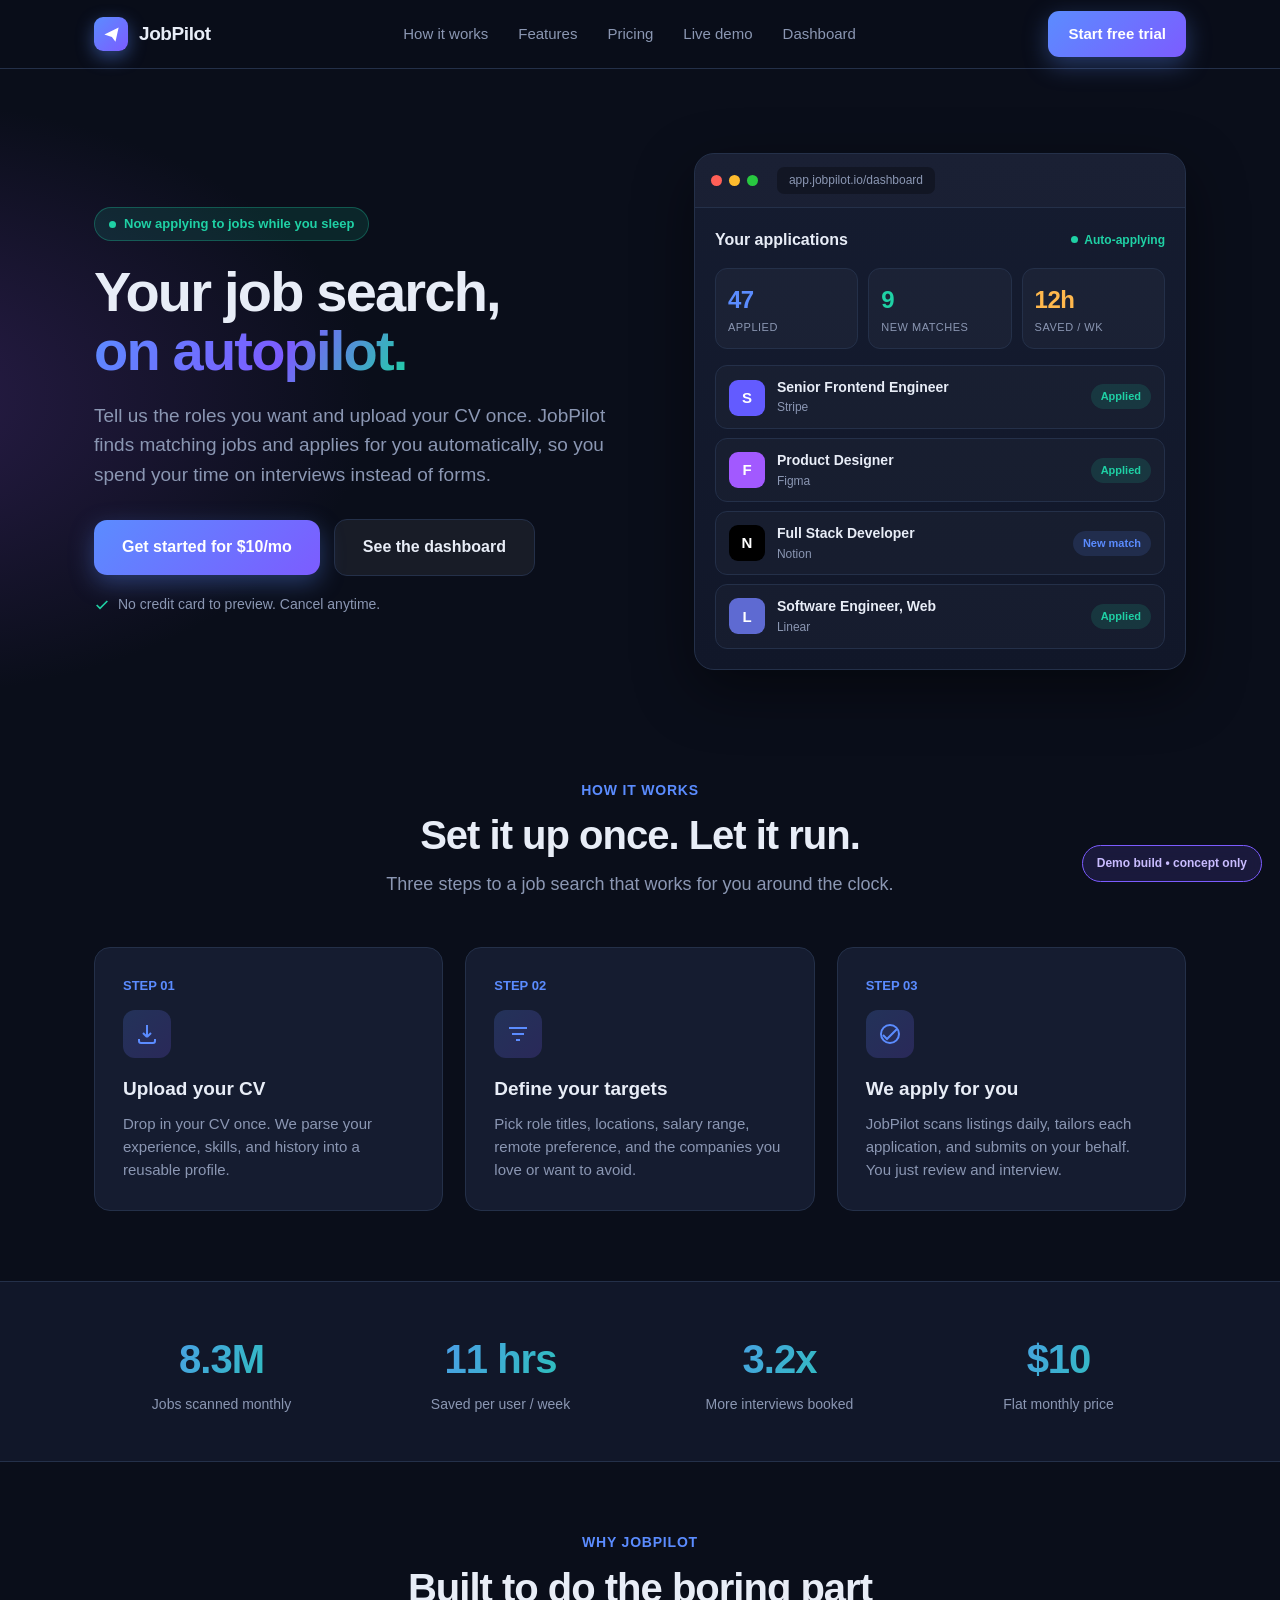
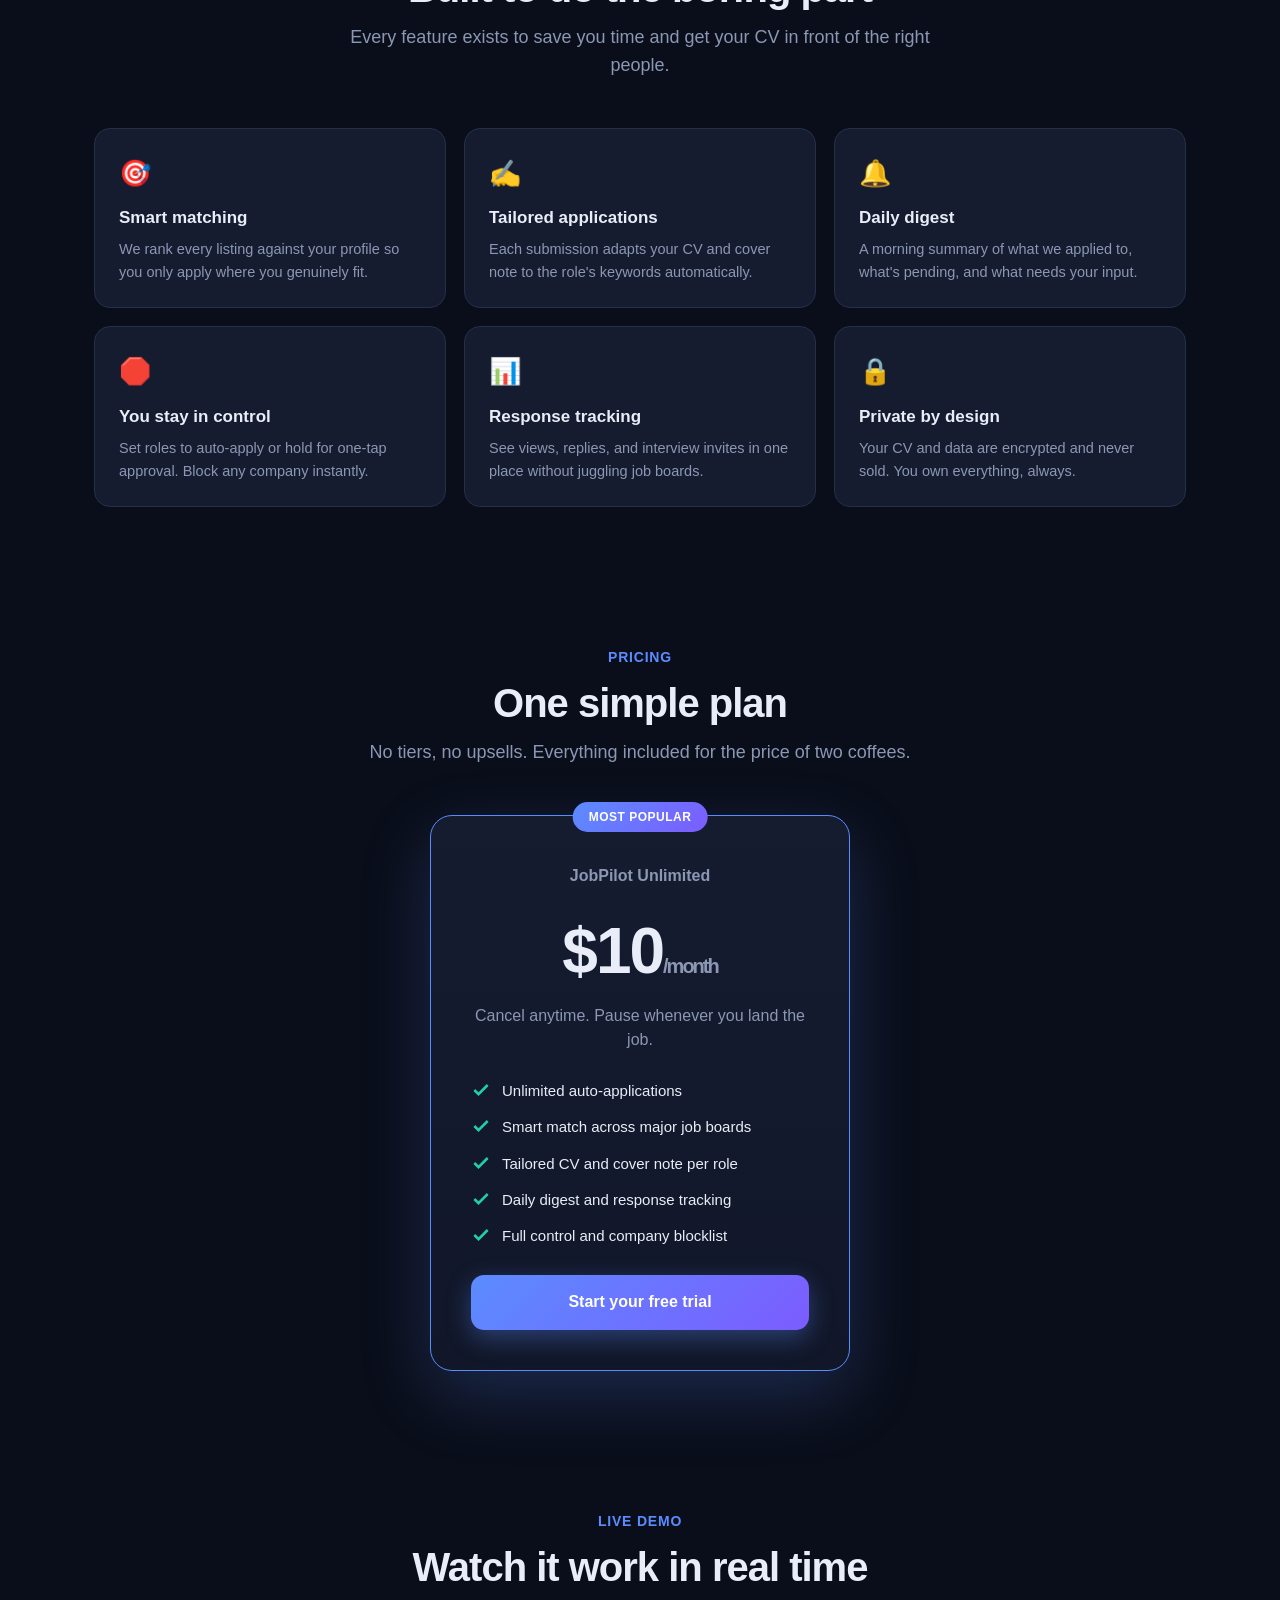
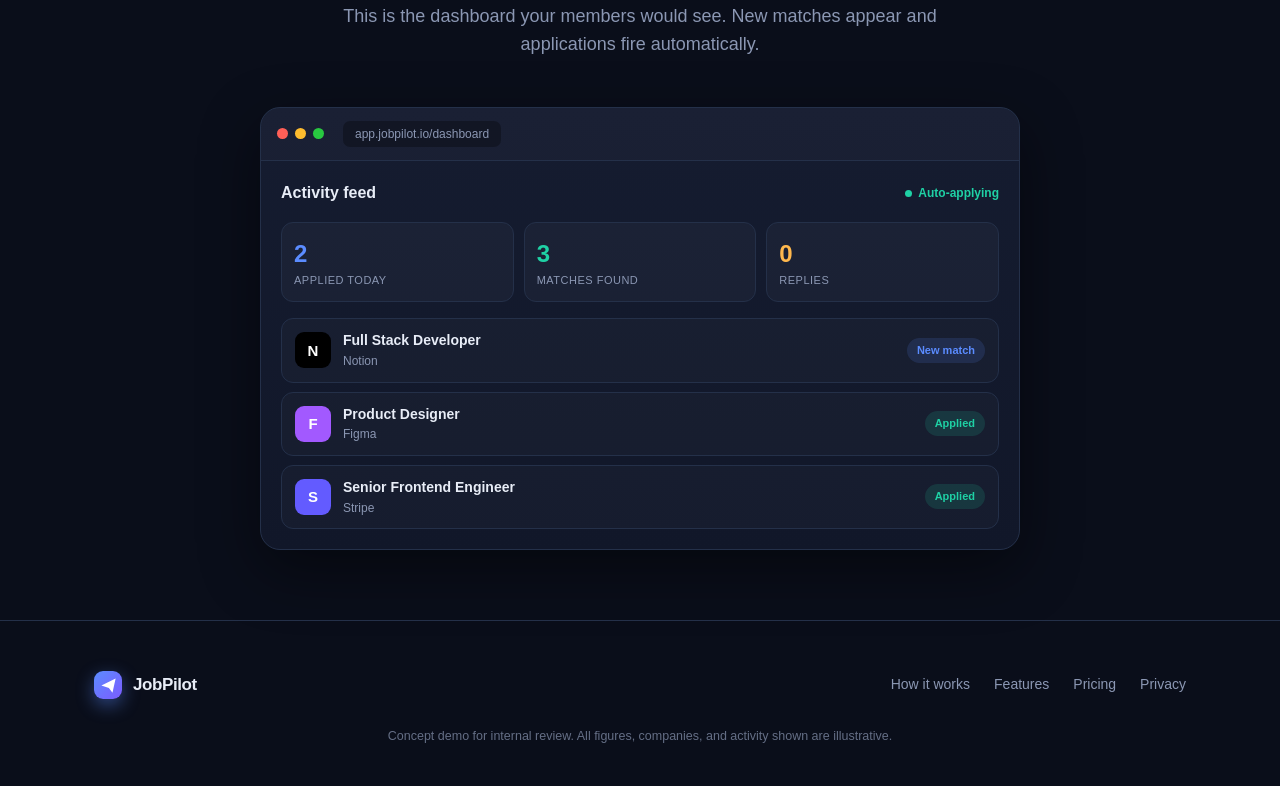
<file: index.html>
<!DOCTYPE html>
<html lang="en">
<head>
<meta charset="UTF-8" />
<meta name="viewport" content="width=device-width, initial-scale=1.0" />
<title>JobPilot — Your job search on autopilot</title>
<style>
  :root {
    --bg: #0a0e1a;
    --bg-soft: #111729;
    --card: #151c30;
    --card-hover: #1b2440;
    --line: #243049;
    --text: #e8edf7;
    --muted: #8b97b3;
    --brand: #5b8cff;
    --brand-2: #7c5cff;
    --accent: #1fd1a5;
    --warn: #ffb84d;
    --radius: 16px;
    --shadow: 0 20px 60px rgba(0,0,0,.45);
    --maxw: 1140px;
    font-synthesis: none;
  }

  * { box-sizing: border-box; margin: 0; padding: 0; }

  html { scroll-behavior: smooth; }

  body {
    font-family: -apple-system, BlinkMacSystemFont, "Segoe UI", Inter, Roboto, Helvetica, Arial, sans-serif;
    background: radial-gradient(1200px 700px at 80% -10%, #1a2547 0%, transparent 55%),
                radial-gradient(1000px 600px at -10% 10%, #2a1d4a 0%, transparent 50%),
                var(--bg);
    color: var(--text);
    line-height: 1.55;
    -webkit-font-smoothing: antialiased;
    overflow-x: hidden;
  }

  a { color: inherit; text-decoration: none; }

  .wrap { max-width: var(--maxw); margin: 0 auto; padding: 0 24px; }

  /* ---------- NAV ---------- */
  header {
    position: sticky; top: 0; z-index: 50;
    backdrop-filter: blur(14px);
    background: rgba(10,14,26,.72);
    border-bottom: 1px solid var(--line);
  }
  .nav {
    display: flex; align-items: center; justify-content: space-between;
    height: 68px;
  }
  .brand { display: flex; align-items: center; gap: 11px; font-weight: 700; font-size: 19px; letter-spacing: -.4px; }
  .logo {
    width: 34px; height: 34px; border-radius: 9px;
    background: linear-gradient(135deg, var(--brand), var(--brand-2));
    display: grid; place-items: center;
    box-shadow: 0 6px 18px rgba(91,140,255,.45);
  }
  .logo svg { width: 19px; height: 19px; }
  .nav-links { display: flex; gap: 30px; align-items: center; }
  .nav-links a { color: var(--muted); font-size: 15px; font-weight: 500; transition: color .2s; }
  .nav-links a:hover { color: var(--text); }

  .btn {
    display: inline-flex; align-items: center; gap: 8px;
    font: inherit; font-weight: 600; font-size: 15px;
    padding: 11px 20px; border-radius: 11px; border: 0; cursor: pointer;
    transition: transform .15s ease, box-shadow .2s ease, background .2s;
  }
  .btn-primary {
    background: linear-gradient(135deg, var(--brand), var(--brand-2));
    color: #fff; box-shadow: 0 8px 24px rgba(91,140,255,.35);
  }
  .btn-primary:hover { transform: translateY(-2px); box-shadow: 0 12px 30px rgba(91,140,255,.5); }
  .btn-ghost { background: rgba(255,255,255,.06); color: var(--text); border: 1px solid var(--line); }
  .btn-ghost:hover { background: rgba(255,255,255,.11); }
  .btn-lg { padding: 15px 28px; font-size: 16px; border-radius: 13px; }

  /* ---------- HERO ---------- */
  .hero { padding: 84px 0 40px; }
  .hero-grid { display: grid; grid-template-columns: 1.05fr .95fr; gap: 56px; align-items: center; }
  .pill {
    display: inline-flex; align-items: center; gap: 8px;
    background: rgba(31,209,165,.12); color: var(--accent);
    border: 1px solid rgba(31,209,165,.3);
    padding: 6px 14px; border-radius: 999px; font-size: 13px; font-weight: 600;
    margin-bottom: 22px;
  }
  .pill .dot { width: 7px; height: 7px; border-radius: 50%; background: var(--accent); box-shadow: 0 0 0 0 rgba(31,209,165,.6); animation: pulse 2s infinite; }
  @keyframes pulse { 0%{box-shadow:0 0 0 0 rgba(31,209,165,.55)} 70%{box-shadow:0 0 0 9px rgba(31,209,165,0)} 100%{box-shadow:0 0 0 0 rgba(31,209,165,0)} }

  h1 {
    font-size: 56px; line-height: 1.05; letter-spacing: -1.8px; font-weight: 800;
    margin-bottom: 20px;
  }
  h1 .grad { background: linear-gradient(120deg, var(--brand), var(--brand-2) 60%, var(--accent)); -webkit-background-clip: text; background-clip: text; color: transparent; }
  .lede { font-size: 19px; color: var(--muted); max-width: 520px; margin-bottom: 30px; }
  .hero-cta { display: flex; gap: 14px; align-items: center; flex-wrap: wrap; }
  .hero-note { margin-top: 18px; font-size: 14px; color: var(--muted); display: flex; align-items: center; gap: 8px; }
  .hero-note svg { width: 16px; height: 16px; color: var(--accent); }

  /* ---------- DASHBOARD MOCK ---------- */
  .mock {
    background: linear-gradient(180deg, var(--card), var(--bg-soft));
    border: 1px solid var(--line);
    border-radius: 20px;
    box-shadow: var(--shadow);
    overflow: hidden;
  }
  .mock-bar { display: flex; align-items: center; gap: 7px; padding: 13px 16px; border-bottom: 1px solid var(--line); background: rgba(255,255,255,.02); }
  .mock-bar .d { width: 11px; height: 11px; border-radius: 50%; }
  .mock-bar .d.r { background: #ff5f57; } .mock-bar .d.y { background: #febc2e; } .mock-bar .d.g { background: #28c840; }
  .mock-bar .url { margin-left: 12px; font-size: 12px; color: var(--muted); background: rgba(0,0,0,.3); padding: 4px 12px; border-radius: 7px; }
  .mock-body { padding: 20px; }
  .mock-head { display: flex; justify-content: space-between; align-items: center; margin-bottom: 16px; }
  .mock-head h3 { font-size: 16px; }
  .mock-head .live { font-size: 12px; color: var(--accent); display: flex; align-items: center; gap: 6px; font-weight: 600; }
  .mock-head .live .dot { width: 7px; height: 7px; border-radius: 50%; background: var(--accent); animation: pulse 2s infinite; }

  .stat-row { display: grid; grid-template-columns: repeat(3,1fr); gap: 10px; margin-bottom: 16px; }
  .stat { background: rgba(255,255,255,.03); border: 1px solid var(--line); border-radius: 12px; padding: 12px; }
  .stat .n { font-size: 24px; font-weight: 800; letter-spacing: -.5px; }
  .stat .l { font-size: 11px; color: var(--muted); text-transform: uppercase; letter-spacing: .5px; }
  .stat .n.b { color: var(--brand); } .stat .n.a { color: var(--accent); } .stat .n.w { color: var(--warn); }

  .feed { display: flex; flex-direction: column; gap: 9px; }
  .job {
    display: flex; align-items: center; gap: 12px;
    background: rgba(255,255,255,.025); border: 1px solid var(--line);
    border-radius: 12px; padding: 11px 13px;
    opacity: 0; transform: translateY(8px);
    animation: rise .5s forwards;
  }
  @keyframes rise { to { opacity: 1; transform: none; } }
  .job .ico { width: 36px; height: 36px; border-radius: 9px; flex: none; display: grid; place-items: center; font-weight: 700; font-size: 15px; color: #fff; }
  .job .meta { flex: 1; min-width: 0; }
  .job .meta .t { font-size: 14px; font-weight: 600; white-space: nowrap; overflow: hidden; text-overflow: ellipsis; }
  .job .meta .c { font-size: 12px; color: var(--muted); }
  .tag { font-size: 11px; font-weight: 600; padding: 4px 10px; border-radius: 999px; white-space: nowrap; }
  .tag.applied { background: rgba(31,209,165,.14); color: var(--accent); }
  .tag.match { background: rgba(91,140,255,.14); color: var(--brand); }
  .tag.review { background: rgba(255,184,77,.14); color: var(--warn); }

  /* ---------- SECTIONS ---------- */
  section { padding: 70px 0; }
  .sec-head { text-align: center; max-width: 640px; margin: 0 auto 48px; }
  .sec-head .kicker { color: var(--brand); font-weight: 700; font-size: 14px; letter-spacing: .8px; text-transform: uppercase; margin-bottom: 12px; }
  .sec-head h2 { font-size: 40px; letter-spacing: -1px; line-height: 1.1; margin-bottom: 14px; }
  .sec-head p { color: var(--muted); font-size: 18px; }

  /* steps */
  .steps { display: grid; grid-template-columns: repeat(3,1fr); gap: 22px; }
  .step { background: var(--card); border: 1px solid var(--line); border-radius: var(--radius); padding: 28px; position: relative; transition: transform .2s, border-color .2s; }
  .step:hover { transform: translateY(-4px); border-color: var(--brand); }
  .step .num { font-size: 13px; font-weight: 800; color: var(--brand); margin-bottom: 14px; }
  .step .ic { width: 48px; height: 48px; border-radius: 12px; background: linear-gradient(135deg, rgba(91,140,255,.2), rgba(124,92,255,.2)); display: grid; place-items: center; margin-bottom: 16px; }
  .step .ic svg { width: 24px; height: 24px; color: var(--brand); }
  .step h3 { font-size: 19px; margin-bottom: 8px; }
  .step p { color: var(--muted); font-size: 15px; }

  /* features */
  .feat-grid { display: grid; grid-template-columns: repeat(3,1fr); gap: 18px; }
  .feat { background: var(--card); border: 1px solid var(--line); border-radius: var(--radius); padding: 24px; transition: background .2s; }
  .feat:hover { background: var(--card-hover); }
  .feat .ic { font-size: 26px; margin-bottom: 12px; }
  .feat h3 { font-size: 17px; margin-bottom: 7px; }
  .feat p { color: var(--muted); font-size: 14.5px; }

  /* pricing */
  .price-wrap { display: flex; justify-content: center; }
  .price {
    background: linear-gradient(180deg, var(--card), var(--bg-soft));
    border: 1px solid var(--brand); border-radius: 22px;
    padding: 40px; max-width: 420px; width: 100%; text-align: center;
    box-shadow: 0 24px 70px rgba(91,140,255,.22);
    position: relative;
  }
  .price .ribbon { position: absolute; top: -14px; left: 50%; transform: translateX(-50%); background: linear-gradient(135deg,var(--brand),var(--brand-2)); color:#fff; font-size: 12px; font-weight: 700; padding: 6px 16px; border-radius: 999px; letter-spacing:.5px; }
  .price .amt { font-size: 64px; font-weight: 800; letter-spacing: -2px; margin: 14px 0 2px; }
  .price .amt span { font-size: 20px; color: var(--muted); font-weight: 600; }
  .price .sub { color: var(--muted); margin-bottom: 26px; }
  .price ul { list-style: none; text-align: left; margin-bottom: 28px; display: flex; flex-direction: column; gap: 13px; }
  .price li { display: flex; gap: 11px; align-items: flex-start; font-size: 15px; }
  .price li svg { width: 20px; height: 20px; color: var(--accent); flex: none; margin-top: 1px; }
  .price .btn { width: 100%; justify-content: center; }

  /* trust band */
  .band { background: var(--bg-soft); border-top: 1px solid var(--line); border-bottom: 1px solid var(--line); }
  .band-grid { display: grid; grid-template-columns: repeat(4,1fr); gap: 24px; text-align: center; }
  .band-grid .n { font-size: 40px; font-weight: 800; letter-spacing: -1px; background: linear-gradient(120deg,var(--brand),var(--accent)); -webkit-background-clip:text; background-clip:text; color:transparent; }
  .band-grid .l { color: var(--muted); font-size: 14px; margin-top: 4px; }

  /* footer */
  footer { padding: 50px 0 40px; border-top: 1px solid var(--line); }
  .foot { display: flex; justify-content: space-between; align-items: center; flex-wrap: wrap; gap: 18px; }
  .foot .muted { color: var(--muted); font-size: 14px; }
  .foot-links { display: flex; gap: 24px; }
  .foot-links a { color: var(--muted); font-size: 14px; }
  .foot-links a:hover { color: var(--text); }
  .disclaimer { text-align: center; color: var(--muted); font-size: 12.5px; margin-top: 28px; opacity: .7; }

  /* demo banner */
  .demo-tag { position: fixed; bottom: 18px; right: 18px; z-index: 99; background: rgba(124,92,255,.15); border: 1px solid var(--brand-2); color: #c9bcff; font-size: 12px; font-weight: 600; padding: 8px 14px; border-radius: 999px; backdrop-filter: blur(8px); }

  @media (max-width: 900px) {
    .hero-grid { grid-template-columns: 1fr; gap: 40px; }
    h1 { font-size: 42px; }
    .steps, .feat-grid, .band-grid { grid-template-columns: 1fr 1fr; }
    .nav-links { display: none; }
  }
  @media (max-width: 560px) {
    .steps, .feat-grid, .band-grid { grid-template-columns: 1fr; }
    h1 { font-size: 34px; }
    .sec-head h2 { font-size: 30px; }
  }
</style>
</head>
<body>

<header>
  <div class="wrap nav">
    <div class="brand">
      <span class="logo">
        <svg viewBox="0 0 24 24" fill="none"><path d="M3 12L21 3l-4 18-4.5-6L3 12z" fill="#fff"/></svg>
      </span>
      JobPilot
    </div>
    <nav class="nav-links">
      <a href="#how">How it works</a>
      <a href="#features">Features</a>
      <a href="#pricing">Pricing</a>
      <a href="#dashboard">Live demo</a>
      <a href="dashboard.html">Dashboard</a>
    </nav>
    <a href="setup.html" class="btn btn-primary">Start free trial</a>
  </div>
</header>

<!-- HERO -->
<section class="hero">
  <div class="wrap hero-grid">
    <div>
      <span class="pill"><span class="dot"></span> Now applying to jobs while you sleep</span>
      <h1>Your job search,<br><span class="grad">on autopilot.</span></h1>
      <p class="lede">Tell us the roles you want and upload your CV once. JobPilot finds matching jobs and applies for you automatically, so you spend your time on interviews instead of forms.</p>
      <div class="hero-cta">
        <a href="setup.html" class="btn btn-primary btn-lg">Get started for $10/mo</a>
        <a href="dashboard.html" class="btn btn-ghost btn-lg">See the dashboard</a>
      </div>
      <div class="hero-note">
        <svg viewBox="0 0 24 24" fill="none" stroke="currentColor" stroke-width="2.5"><path d="M20 6L9 17l-5-5"/></svg>
        No credit card to preview. Cancel anytime.
      </div>
    </div>

    <!-- live dashboard mock -->
    <div class="mock" id="hero-mock">
      <div class="mock-bar">
        <span class="d r"></span><span class="d y"></span><span class="d g"></span>
        <span class="url">app.jobpilot.io/dashboard</span>
      </div>
      <div class="mock-body">
        <div class="mock-head">
          <h3>Your applications</h3>
          <span class="live"><span class="dot"></span> Auto-applying</span>
        </div>
        <div class="stat-row">
          <div class="stat"><div class="n b" id="s-applied">0</div><div class="l">Applied</div></div>
          <div class="stat"><div class="n a" id="s-matches">0</div><div class="l">New matches</div></div>
          <div class="stat"><div class="n w">12h</div><div class="l">Saved / wk</div></div>
        </div>
        <div class="feed" id="feed"></div>
      </div>
    </div>
  </div>
</section>

<!-- HOW IT WORKS -->
<section id="how">
  <div class="wrap">
    <div class="sec-head">
      <div class="kicker">How it works</div>
      <h2>Set it up once. Let it run.</h2>
      <p>Three steps to a job search that works for you around the clock.</p>
    </div>
    <div class="steps">
      <div class="step">
        <div class="num">STEP 01</div>
        <div class="ic"><svg viewBox="0 0 24 24" fill="none" stroke="currentColor" stroke-width="2"><path d="M12 3v12m0 0l-4-4m4 4l4-4M4 17v2a2 2 0 002 2h12a2 2 0 002-2v-2"/></svg></div>
        <h3>Upload your CV</h3>
        <p>Drop in your CV once. We parse your experience, skills, and history into a reusable profile.</p>
      </div>
      <div class="step">
        <div class="num">STEP 02</div>
        <div class="ic"><svg viewBox="0 0 24 24" fill="none" stroke="currentColor" stroke-width="2"><path d="M3 6h18M6 12h12M10 18h4"/></svg></div>
        <h3>Define your targets</h3>
        <p>Pick role titles, locations, salary range, remote preference, and the companies you love or want to avoid.</p>
      </div>
      <div class="step">
        <div class="num">STEP 03</div>
        <div class="ic"><svg viewBox="0 0 24 24" fill="none" stroke="currentColor" stroke-width="2"><path d="M5 13l4 4L19 7"/><circle cx="12" cy="12" r="9"/></svg></div>
        <h3>We apply for you</h3>
        <p>JobPilot scans listings daily, tailors each application, and submits on your behalf. You just review and interview.</p>
      </div>
    </div>
  </div>
</section>

<!-- TRUST BAND -->
<div class="band">
  <div class="wrap" style="padding-top:46px;padding-bottom:46px;">
    <div class="band-grid">
      <div><div class="n">8.3M</div><div class="l">Jobs scanned monthly</div></div>
      <div><div class="n">11 hrs</div><div class="l">Saved per user / week</div></div>
      <div><div class="n">3.2x</div><div class="l">More interviews booked</div></div>
      <div><div class="n">$10</div><div class="l">Flat monthly price</div></div>
    </div>
  </div>
</div>

<!-- FEATURES -->
<section id="features">
  <div class="wrap">
    <div class="sec-head">
      <div class="kicker">Why JobPilot</div>
      <h2>Built to do the boring part</h2>
      <p>Every feature exists to save you time and get your CV in front of the right people.</p>
    </div>
    <div class="feat-grid">
      <div class="feat"><div class="ic">🎯</div><h3>Smart matching</h3><p>We rank every listing against your profile so you only apply where you genuinely fit.</p></div>
      <div class="feat"><div class="ic">✍️</div><h3>Tailored applications</h3><p>Each submission adapts your CV and cover note to the role's keywords automatically.</p></div>
      <div class="feat"><div class="ic">🔔</div><h3>Daily digest</h3><p>A morning summary of what we applied to, what's pending, and what needs your input.</p></div>
      <div class="feat"><div class="ic">🛑</div><h3>You stay in control</h3><p>Set roles to auto-apply or hold for one-tap approval. Block any company instantly.</p></div>
      <div class="feat"><div class="ic">📊</div><h3>Response tracking</h3><p>See views, replies, and interview invites in one place without juggling job boards.</p></div>
      <div class="feat"><div class="ic">🔒</div><h3>Private by design</h3><p>Your CV and data are encrypted and never sold. You own everything, always.</p></div>
    </div>
  </div>
</section>

<!-- PRICING -->
<section id="pricing">
  <div class="wrap">
    <div class="sec-head">
      <div class="kicker">Pricing</div>
      <h2>One simple plan</h2>
      <p>No tiers, no upsells. Everything included for the price of two coffees.</p>
    </div>
    <div class="price-wrap">
      <div class="price">
        <div class="ribbon">MOST POPULAR</div>
        <div style="color:var(--muted);font-weight:600;margin-top:8px;">JobPilot Unlimited</div>
        <div class="amt">$10<span>/month</span></div>
        <div class="sub">Cancel anytime. Pause whenever you land the job.</div>
        <ul>
          <li><svg viewBox="0 0 24 24" fill="none" stroke="currentColor" stroke-width="3"><path d="M20 6L9 17l-5-5"/></svg> Unlimited auto-applications</li>
          <li><svg viewBox="0 0 24 24" fill="none" stroke="currentColor" stroke-width="3"><path d="M20 6L9 17l-5-5"/></svg> Smart match across major job boards</li>
          <li><svg viewBox="0 0 24 24" fill="none" stroke="currentColor" stroke-width="3"><path d="M20 6L9 17l-5-5"/></svg> Tailored CV and cover note per role</li>
          <li><svg viewBox="0 0 24 24" fill="none" stroke="currentColor" stroke-width="3"><path d="M20 6L9 17l-5-5"/></svg> Daily digest and response tracking</li>
          <li><svg viewBox="0 0 24 24" fill="none" stroke="currentColor" stroke-width="3"><path d="M20 6L9 17l-5-5"/></svg> Full control and company blocklist</li>
        </ul>
        <a href="setup.html" class="btn btn-primary btn-lg">Start your free trial</a>
      </div>
    </div>
  </div>
</section>

<!-- LIVE DEMO -->
<section id="dashboard">
  <div class="wrap">
    <div class="sec-head">
      <div class="kicker">Live demo</div>
      <h2>Watch it work in real time</h2>
      <p>This is the dashboard your members would see. New matches appear and applications fire automatically.</p>
    </div>
    <div class="mock" style="max-width:760px;margin:0 auto;">
      <div class="mock-bar">
        <span class="d r"></span><span class="d y"></span><span class="d g"></span>
        <span class="url">app.jobpilot.io/dashboard</span>
      </div>
      <div class="mock-body">
        <div class="mock-head">
          <h3>Activity feed</h3>
          <span class="live"><span class="dot"></span> Auto-applying</span>
        </div>
        <div class="stat-row">
          <div class="stat"><div class="n b" id="s-applied2">0</div><div class="l">Applied today</div></div>
          <div class="stat"><div class="n a" id="s-matches2">0</div><div class="l">Matches found</div></div>
          <div class="stat"><div class="n w" id="s-replies2">0</div><div class="l">Replies</div></div>
        </div>
        <div class="feed" id="feed2"></div>
      </div>
    </div>
  </div>
</section>

<footer>
  <div class="wrap">
    <div class="foot">
      <div class="brand" style="font-size:17px;">
        <span class="logo" style="width:28px;height:28px;"><svg viewBox="0 0 24 24" fill="none"><path d="M3 12L21 3l-4 18-4.5-6L3 12z" fill="#fff"/></svg></span>
        JobPilot
      </div>
      <div class="foot-links">
        <a href="#how">How it works</a>
        <a href="#features">Features</a>
        <a href="#pricing">Pricing</a>
        <a href="#">Privacy</a>
      </div>
    </div>
    <div class="disclaimer">Concept demo for internal review. All figures, companies, and activity shown are illustrative.</div>
  </div>
</footer>

<div class="demo-tag">Demo build • concept only</div>

<script>
  // Sample job data for the live feeds
  const companies = [
    { c: "Stripe", t: "Senior Frontend Engineer", color: "#635bff", tag: "applied" },
    { c: "Figma", t: "Product Designer", color: "#a259ff", tag: "applied" },
    { c: "Notion", t: "Full Stack Developer", color: "#000", tag: "match" },
    { c: "Linear", t: "Software Engineer, Web", color: "#5e6ad2", tag: "applied" },
    { c: "Vercel", t: "Developer Advocate", color: "#111", tag: "review" },
    { c: "Airbnb", t: "Staff Engineer", color: "#ff385c", tag: "match" },
    { c: "Spotify", t: "Backend Engineer", color: "#1db954", tag: "applied" },
    { c: "Canva", t: "Frontend Engineer", color: "#00c4cc", tag: "applied" },
    { c: "Datadog", t: "Platform Engineer", color: "#632ca6", tag: "match" },
    { c: "Atlassian", t: "Senior Product Engineer", color: "#2684ff", tag: "applied" }
  ];

  const tagLabel = { applied: "Applied", match: "New match", review: "Awaiting review" };

  function makeJob(j) {
    const el = document.createElement("div");
    el.className = "job";
    el.innerHTML = `
      <div class="ico" style="background:${j.color}">${j.c[0]}</div>
      <div class="meta">
        <div class="t">${j.t}</div>
        <div class="c">${j.c}</div>
      </div>
      <span class="tag ${j.tag}">${tagLabel[j.tag]}</span>`;
    return el;
  }

  // animated counter
  function countTo(el, target, dur = 1200) {
    if (!el) return;
    const start = performance.now();
    function tick(now) {
      const p = Math.min((now - start) / dur, 1);
      el.textContent = Math.round(p * target);
      if (p < 1) requestAnimationFrame(tick);
    }
    requestAnimationFrame(tick);
  }

  // Hero feed: show first few, animate stats
  function initFeed(feedId, items, delay) {
    const feed = document.getElementById(feedId);
    if (!feed) return;
    items.forEach((j, i) => {
      const el = makeJob(j);
      el.style.animationDelay = (delay + i * 0.12) + "s";
      feed.appendChild(el);
    });
  }

  initFeed("feed", companies.slice(0, 4), 0.2);

  countTo(document.getElementById("s-applied"), 47);
  countTo(document.getElementById("s-matches"), 9);

  // Live demo section: rolling feed that adds new jobs over time
  let liveIdx = 0;
  let appliedCount = 0;
  const feed2 = document.getElementById("feed2");
  const appliedEl = document.getElementById("s-applied2");
  const matchEl = document.getElementById("s-matches2");
  const replyEl = document.getElementById("s-replies2");

  function addLiveJob() {
    if (!feed2) return;
    const j = companies[liveIdx % companies.length];
    liveIdx++;
    const el = makeJob(j);
    feed2.insertBefore(el, feed2.firstChild);
    // keep list trimmed
    while (feed2.children.length > 5) feed2.removeChild(feed2.lastChild);
    if (j.tag === "applied") {
      appliedCount++;
      if (appliedEl) appliedEl.textContent = appliedCount;
    }
    if (matchEl) matchEl.textContent = liveIdx;
    if (replyEl) replyEl.textContent = Math.floor(liveIdx / 4);
  }

  // Start the live feed when scrolled into view
  let started = false;
  const obs = new IntersectionObserver((entries) => {
    entries.forEach(e => {
      if (e.isIntersecting && !started) {
        started = true;
        addLiveJob(); addLiveJob(); addLiveJob();
        setInterval(addLiveJob, 2600);
      }
    });
  }, { threshold: 0.3 });
  const dash = document.getElementById("dashboard");
  if (dash) obs.observe(dash);
</script>
</body>
</html>
</file>
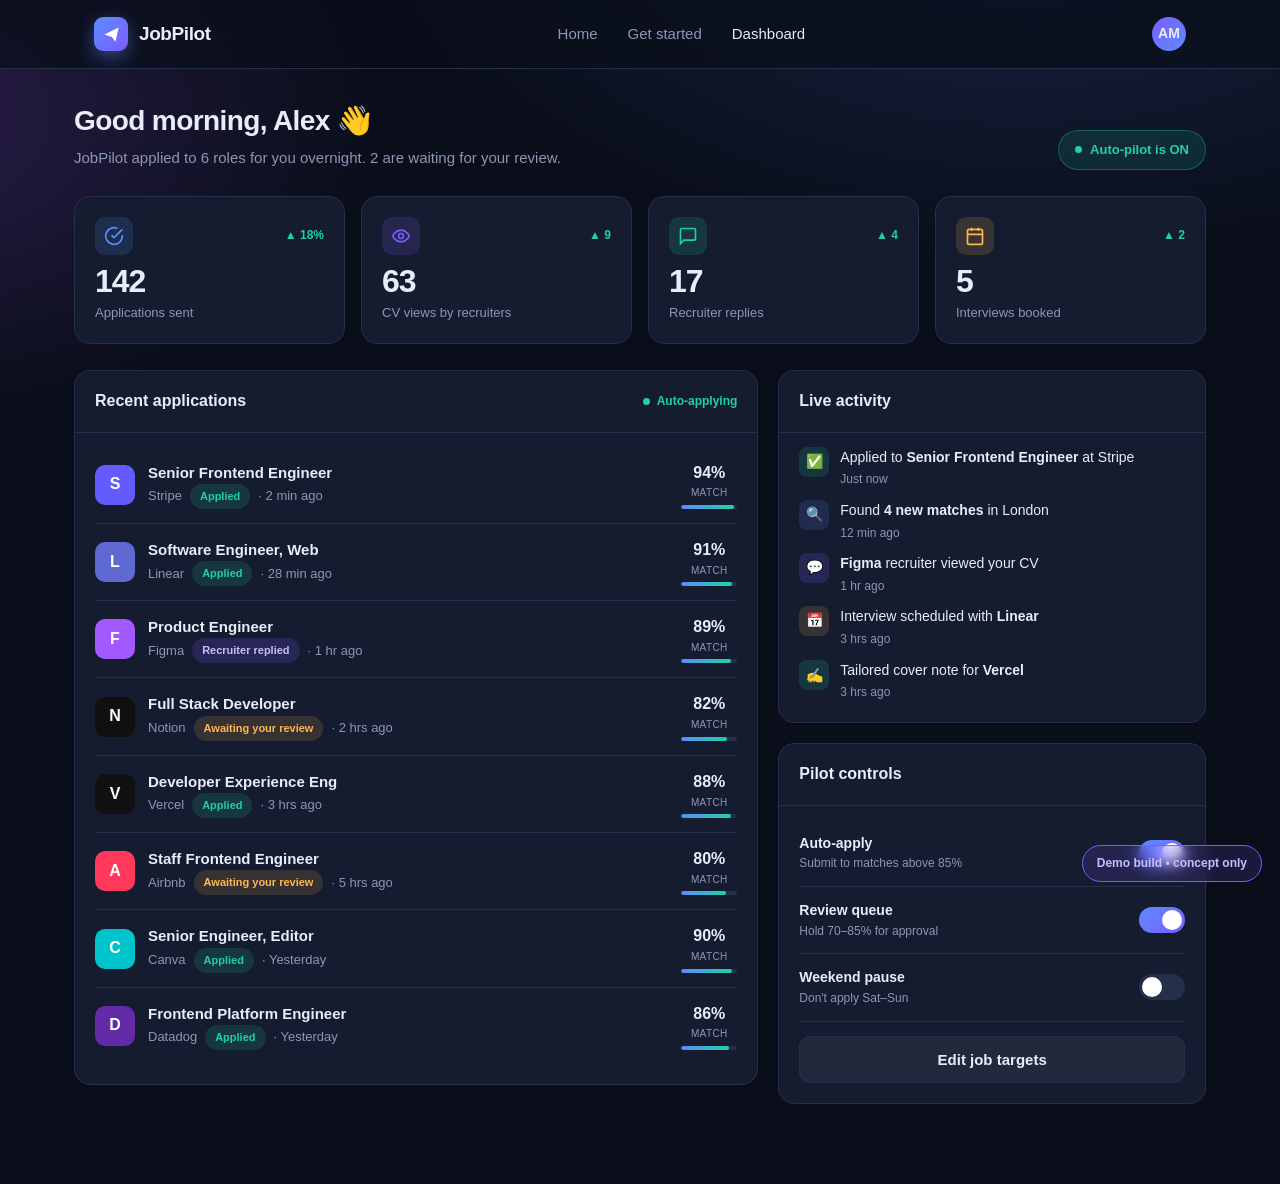
<file: dashboard.html>
<!DOCTYPE html>
<html lang="en">
<head>
<meta charset="UTF-8" />
<meta name="viewport" content="width=device-width, initial-scale=1.0" />
<title>JobPilot Dashboard</title>
<link rel="stylesheet" href="styles.css" />
<style>
  .dash { max-width: 1180px; margin: 0 auto; padding: 30px 24px 80px; }

  .dash-head { display: flex; justify-content: space-between; align-items: flex-end; flex-wrap: wrap; gap: 16px; margin-bottom: 26px; }
  .dash-head h1 { font-size: 28px; letter-spacing: -.6px; }
  .dash-head .sub { color: var(--muted); font-size: 15px; margin-top: 4px; }
  .status-chip { display: inline-flex; align-items: center; gap: 8px; background: rgba(31,209,165,.12); border: 1px solid rgba(31,209,165,.3); color: var(--accent); font-size: 13px; font-weight: 600; padding: 9px 16px; border-radius: 999px; }

  /* stat cards */
  .stats { display: grid; grid-template-columns: repeat(4,1fr); gap: 16px; margin-bottom: 26px; }
  .scard { background: var(--card); border: 1px solid var(--line); border-radius: var(--radius); padding: 20px; }
  .scard .top { display: flex; justify-content: space-between; align-items: center; margin-bottom: 10px; }
  .scard .ic { width: 38px; height: 38px; border-radius: 10px; display: grid; place-items: center; }
  .scard .ic svg { width: 20px; height: 20px; }
  .scard .n { font-size: 32px; font-weight: 800; letter-spacing: -1px; line-height: 1; }
  .scard .l { font-size: 13px; color: var(--muted); margin-top: 6px; }
  .scard .delta { font-size: 12px; font-weight: 600; }
  .delta.up { color: var(--accent); }

  .grid2 { display: grid; grid-template-columns: 1.6fr 1fr; gap: 20px; align-items: start; }

  .panel { background: var(--card); border: 1px solid var(--line); border-radius: var(--radius); overflow: hidden; }
  .panel-h { display: flex; justify-content: space-between; align-items: center; padding: 18px 20px; border-bottom: 1px solid var(--line); }
  .panel-h h2 { font-size: 16px; }
  .panel-h .live { font-size: 12px; color: var(--accent); display: flex; align-items: center; gap: 7px; font-weight: 600; }
  .panel-body { padding: 14px 20px 20px; }

  /* applications table */
  .app-list { display: flex; flex-direction: column; }
  .app { display: flex; align-items: center; gap: 13px; padding: 14px 0; border-bottom: 1px solid var(--line); }
  .app:last-child { border-bottom: 0; }
  .app .ico { width: 40px; height: 40px; border-radius: 10px; flex: none; display: grid; place-items: center; font-weight: 700; font-size: 16px; color: #fff; }
  .app .info { flex: 1; min-width: 0; }
  .app .info .t { font-weight: 600; font-size: 15px; }
  .app .info .c { font-size: 13px; color: var(--muted); display: flex; gap: 8px; align-items: center; flex-wrap: wrap; }
  .app .score { text-align: center; flex: none; width: 56px; }
  .app .score .pct { font-weight: 800; font-size: 16px; }
  .app .score .pl { font-size: 10px; color: var(--muted); text-transform: uppercase; letter-spacing: .4px; }
  .score-bar { height: 4px; border-radius: 999px; background: var(--line); margin-top: 4px; overflow: hidden; }
  .score-bar i { display: block; height: 100%; border-radius: 999px; background: linear-gradient(90deg, var(--brand), var(--accent)); }

  /* activity feed */
  .feed { display: flex; flex-direction: column; gap: 11px; }
  .feed-item { display: flex; gap: 11px; align-items: flex-start; opacity: 0; transform: translateY(8px); animation: rise .5s forwards; }
  @keyframes rise { to { opacity: 1; transform: none; } }
  .feed-item .fdot { width: 30px; height: 30px; border-radius: 8px; flex: none; display: grid; place-items: center; font-size: 14px; }
  .feed-item .ft { font-size: 14px; }
  .feed-item .ft b { font-weight: 600; }
  .feed-item .fts { font-size: 12px; color: var(--muted); margin-top: 2px; }

  .control-row { display: flex; align-items: center; justify-content: space-between; padding: 13px 0; border-bottom: 1px solid var(--line); }
  .control-row:last-child { border-bottom: 0; }
  .control-row .ct { font-size: 14px; font-weight: 600; }
  .control-row .cd { font-size: 12px; color: var(--muted); }

  .right-col { display: flex; flex-direction: column; gap: 20px; }

  @media (max-width: 920px) { .stats { grid-template-columns: 1fr 1fr; } .grid2 { grid-template-columns: 1fr; } }
</style>
</head>
<body>

<header>
  <div class="wrap nav">
    <a href="index.html" class="brand">
      <span class="logo"><svg viewBox="0 0 24 24" fill="none"><path d="M3 12L21 3l-4 18-4.5-6L3 12z" fill="#fff"/></svg></span>
      JobPilot
    </a>
    <nav class="nav-links">
      <a href="index.html">Home</a>
      <a href="setup.html">Get started</a>
      <a href="dashboard.html" class="active">Dashboard</a>
    </nav>
    <div style="display:flex;align-items:center;gap:10px;">
      <span style="width:34px;height:34px;border-radius:50%;background:linear-gradient(135deg,#7c5cff,#5b8cff);display:grid;place-items:center;font-weight:700;font-size:14px;">AM</span>
    </div>
  </div>
</header>

<div class="dash">
  <div class="dash-head">
    <div>
      <h1>Good morning, Alex 👋</h1>
      <div class="sub">JobPilot applied to 6 roles for you overnight. 2 are waiting for your review.</div>
    </div>
    <span class="status-chip"><span class="dot-pulse"></span> Auto-pilot is ON</span>
  </div>

  <!-- stats -->
  <div class="stats">
    <div class="scard">
      <div class="top">
        <div class="ic" style="background:rgba(91,140,255,.15);"><svg viewBox="0 0 24 24" fill="none" stroke="#5b8cff" stroke-width="2"><path d="M22 11.08V12a10 10 0 11-5.93-9.14"/><path d="M22 4L12 14.01l-3-3"/></svg></div>
        <span class="delta up">▲ 18%</span>
      </div>
      <div class="n" id="stApplied">142</div>
      <div class="l">Applications sent</div>
    </div>
    <div class="scard">
      <div class="top">
        <div class="ic" style="background:rgba(124,92,255,.15);"><svg viewBox="0 0 24 24" fill="none" stroke="#7c5cff" stroke-width="2"><path d="M2 12s3-7 10-7 10 7 10 7-3 7-10 7-10-7-10-7z"/><circle cx="12" cy="12" r="3"/></svg></div>
        <span class="delta up">▲ 9</span>
      </div>
      <div class="n" id="stViews">63</div>
      <div class="l">CV views by recruiters</div>
    </div>
    <div class="scard">
      <div class="top">
        <div class="ic" style="background:rgba(31,209,165,.15);"><svg viewBox="0 0 24 24" fill="none" stroke="#1fd1a5" stroke-width="2"><path d="M21 15a2 2 0 01-2 2H7l-4 4V5a2 2 0 012-2h14a2 2 0 012 2z"/></svg></div>
        <span class="delta up">▲ 4</span>
      </div>
      <div class="n" id="stReplies">17</div>
      <div class="l">Recruiter replies</div>
    </div>
    <div class="scard">
      <div class="top">
        <div class="ic" style="background:rgba(255,184,77,.15);"><svg viewBox="0 0 24 24" fill="none" stroke="#ffb84d" stroke-width="2"><rect x="3" y="4" width="18" height="18" rx="2"/><path d="M16 2v4M8 2v4M3 10h18"/></svg></div>
        <span class="delta up">▲ 2</span>
      </div>
      <div class="n" id="stInterviews">5</div>
      <div class="l">Interviews booked</div>
    </div>
  </div>

  <div class="grid2">
    <!-- recent applications -->
    <div class="panel">
      <div class="panel-h">
        <h2>Recent applications</h2>
        <span class="live"><span class="dot-pulse"></span> Auto-applying</span>
      </div>
      <div class="panel-body">
        <div class="app-list" id="appList"></div>
      </div>
    </div>

    <!-- right column: activity + controls -->
    <div class="right-col">
      <div class="panel">
        <div class="panel-h"><h2>Live activity</h2></div>
        <div class="panel-body"><div class="feed" id="feed"></div></div>
      </div>

      <div class="panel">
        <div class="panel-h"><h2>Pilot controls</h2></div>
        <div class="panel-body">
          <div class="control-row">
            <div><div class="ct">Auto-apply</div><div class="cd">Submit to matches above 85%</div></div>
            <label class="switch"><input type="checkbox" checked><span class="track"></span></label>
          </div>
          <div class="control-row">
            <div><div class="ct">Review queue</div><div class="cd">Hold 70–85% for approval</div></div>
            <label class="switch"><input type="checkbox" checked><span class="track"></span></label>
          </div>
          <div class="control-row">
            <div><div class="ct">Weekend pause</div><div class="cd">Don't apply Sat–Sun</div></div>
            <label class="switch"><input type="checkbox"><span class="track"></span></label>
          </div>
          <a href="setup.html" class="btn btn-ghost" style="width:100%;margin-top:14px;">Edit job targets</a>
        </div>
      </div>
    </div>
  </div>
</div>

<div class="demo-tag">Demo build • concept only</div>

<script>
  const companies = [
    { c: "Stripe", t: "Senior Frontend Engineer", color: "#635bff", tag: "applied", score: 94, when: "2 min ago" },
    { c: "Linear", t: "Software Engineer, Web", color: "#5e6ad2", tag: "applied", score: 91, when: "28 min ago" },
    { c: "Figma", t: "Product Engineer", color: "#a259ff", tag: "reply", score: 89, when: "1 hr ago" },
    { c: "Notion", t: "Full Stack Developer", color: "#101010", tag: "review", score: 82, when: "2 hrs ago" },
    { c: "Vercel", t: "Developer Experience Eng", color: "#111", tag: "applied", score: 88, when: "3 hrs ago" },
    { c: "Airbnb", t: "Staff Frontend Engineer", color: "#ff385c", tag: "review", score: 80, when: "5 hrs ago" },
    { c: "Canva", t: "Senior Engineer, Editor", color: "#00c4cc", tag: "applied", score: 90, when: "Yesterday" },
    { c: "Datadog", t: "Frontend Platform Engineer", color: "#632ca6", tag: "applied", score: 86, when: "Yesterday" }
  ];
  const tagLabel = { applied: "Applied", review: "Awaiting your review", reply: "Recruiter replied", match: "New match" };

  // render applications
  const appList = document.getElementById("appList");
  companies.forEach(j => {
    const el = document.createElement("div");
    el.className = "app";
    el.innerHTML = `
      <div class="ico" style="background:${j.color}">${j.c[0]}</div>
      <div class="info">
        <div class="t">${j.t}</div>
        <div class="c">${j.c} <span class="tag ${j.tag}">${tagLabel[j.tag]}</span> · ${j.when}</div>
      </div>
      <div class="score">
        <div class="pct">${j.score}%</div>
        <div class="pl">match</div>
        <div class="score-bar"><i style="width:${j.score}%"></i></div>
      </div>`;
    appList.appendChild(el);
  });

  // animated stat counters
  function countTo(id, target, dur = 1100) {
    const el = document.getElementById(id); if (!el) return;
    const start = performance.now();
    (function tick(now){
      const p = Math.min((now - start)/dur, 1);
      el.textContent = Math.round(p * target);
      if (p < 1) requestAnimationFrame(tick);
    })(performance.now());
  }
  countTo("stApplied", 142); countTo("stViews", 63); countTo("stReplies", 17); countTo("stInterviews", 5);

  // live activity feed
  const events = [
    { i: "✅", color: "rgba(31,209,165,.15)", html: "Applied to <b>Senior Frontend Engineer</b> at Stripe", when: "Just now" },
    { i: "🔍", color: "rgba(91,140,255,.15)", html: "Found <b>4 new matches</b> in London", when: "12 min ago" },
    { i: "💬", color: "rgba(124,92,255,.18)", html: "<b>Figma</b> recruiter viewed your CV", when: "1 hr ago" },
    { i: "📅", color: "rgba(255,184,77,.15)", html: "Interview scheduled with <b>Linear</b>", when: "3 hrs ago" },
    { i: "✍️", color: "rgba(31,209,165,.15)", html: "Tailored cover note for <b>Vercel</b>", when: "3 hrs ago" }
  ];
  const feed = document.getElementById("feed");
  function renderFeed() {
    feed.innerHTML = "";
    events.forEach((e, i) => {
      const el = document.createElement("div");
      el.className = "feed-item";
      el.style.animationDelay = (i * 0.1) + "s";
      el.innerHTML = `<div class="fdot" style="background:${e.color}">${e.i}</div>
        <div><div class="ft">${e.html}</div><div class="fts">${e.when}</div></div>`;
      feed.appendChild(el);
    });
  }
  renderFeed();

  // periodically push a fresh "applied" event to feel live
  let n = 0;
  const fresh = [
    { i: "✅", color: "rgba(31,209,165,.15)", c: "Canva", role: "Senior Engineer" },
    { i: "✅", color: "rgba(31,209,165,.15)", c: "Datadog", role: "Platform Engineer" },
    { i: "🔍", color: "rgba(91,140,255,.15)", c: "", role: "" }
  ];
  setInterval(() => {
    const f = fresh[n % fresh.length]; n++;
    const html = f.c ? `Applied to <b>${f.role}</b> at ${f.c}` : "Found <b>2 new matches</b> for you";
    events.unshift({ i: f.i, color: f.color, html, when: "Just now" });
    if (events.length > 6) events.pop();
    // bump applied counter
    const ae = document.getElementById("stApplied");
    if (f.c && ae) ae.textContent = Number(ae.textContent) + 1;
    renderFeed();
  }, 4000);
</script>
</body>
</html>
</file>
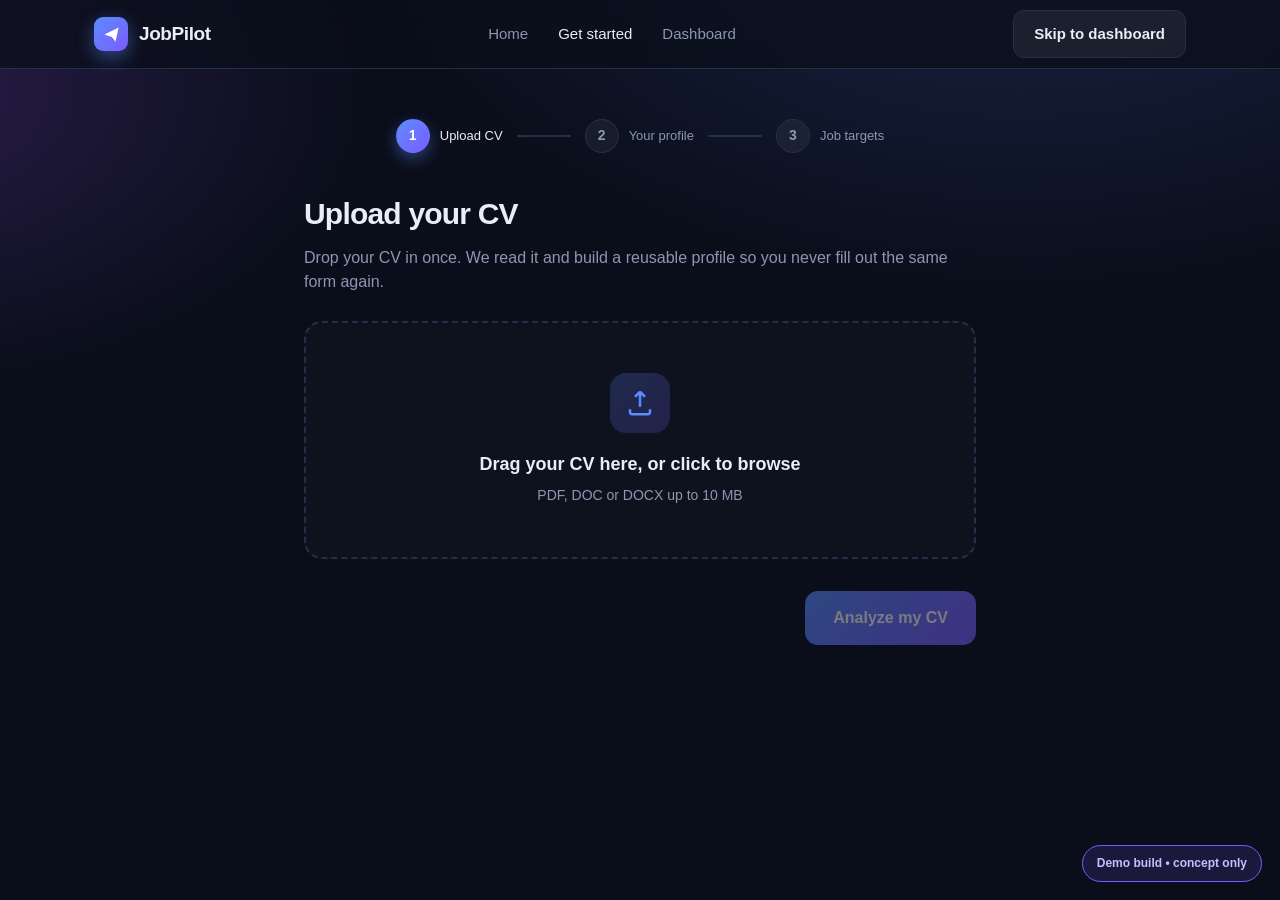
<file: setup.html>
<!DOCTYPE html>
<html lang="en">
<head>
<meta charset="UTF-8" />
<meta name="viewport" content="width=device-width, initial-scale=1.0" />
<title>Set up your JobPilot</title>
<link rel="stylesheet" href="styles.css" />
<style>
  .setup-shell { max-width: 720px; margin: 0 auto; padding: 40px 24px 80px; }

  /* progress steps */
  .steps-bar { display: flex; align-items: center; justify-content: center; gap: 0; margin: 10px 0 38px; }
  .sbar-step { display: flex; align-items: center; }
  .sbar-step .circle { width: 34px; height: 34px; border-radius: 50%; display: grid; place-items: center; font-weight: 700; font-size: 14px; background: rgba(255,255,255,.05); border: 1px solid var(--line); color: var(--muted); transition: .3s; }
  .sbar-step.done .circle, .sbar-step.active .circle { background: linear-gradient(135deg, var(--brand), var(--brand-2)); border-color: transparent; color: #fff; box-shadow: 0 6px 16px rgba(91,140,255,.4); }
  .sbar-step .lbl { font-size: 13px; color: var(--muted); margin-left: 10px; font-weight: 500; }
  .sbar-step.active .lbl, .sbar-step.done .lbl { color: var(--text); }
  .sbar-line { width: 54px; height: 2px; background: var(--line); margin: 0 14px; transition: .3s; }
  .sbar-line.done { background: var(--brand); }

  .step-panel { display: none; animation: fade .35s; }
  .step-panel.show { display: block; }
  @keyframes fade { from { opacity: 0; transform: translateY(10px); } to { opacity: 1; transform: none; } }

  .panel-head { margin-bottom: 26px; }
  .panel-head h1 { font-size: 30px; letter-spacing: -.8px; margin-bottom: 8px; }
  .panel-head p { color: var(--muted); font-size: 16px; }

  /* dropzone */
  .drop {
    border: 2px dashed var(--line); border-radius: 18px; padding: 50px 30px; text-align: center;
    cursor: pointer; transition: .2s; background: rgba(255,255,255,.02);
  }
  .drop:hover, .drop.drag { border-color: var(--brand); background: rgba(91,140,255,.06); }
  .drop .big { width: 60px; height: 60px; border-radius: 16px; background: linear-gradient(135deg, rgba(91,140,255,.2), rgba(124,92,255,.2)); display: grid; place-items: center; margin: 0 auto 18px; }
  .drop .big svg { width: 30px; height: 30px; color: var(--brand); }
  .drop h3 { font-size: 18px; margin-bottom: 6px; }
  .drop p { color: var(--muted); font-size: 14px; }

  .file-row { display: none; align-items: center; gap: 14px; background: rgba(31,209,165,.08); border: 1px solid rgba(31,209,165,.3); border-radius: 14px; padding: 16px 18px; margin-top: 18px; }
  .file-row.show { display: flex; }
  .file-row .fic { width: 42px; height: 42px; border-radius: 10px; background: rgba(31,209,165,.16); display: grid; place-items: center; flex: none; }
  .file-row .fic svg { width: 22px; height: 22px; color: var(--accent); }
  .file-row .fn { flex: 1; }
  .file-row .fn .name { font-weight: 600; font-size: 15px; }
  .file-row .fn .size { color: var(--muted); font-size: 13px; }
  .file-row .check { color: var(--accent); }

  /* parsing animation */
  .parse-line { display: flex; align-items: center; gap: 12px; padding: 11px 0; border-bottom: 1px solid var(--line); font-size: 15px; opacity: .4; transition: opacity .3s; }
  .parse-line.done { opacity: 1; }
  .parse-line .tick { width: 22px; height: 22px; border-radius: 50%; border: 2px solid var(--line); display: grid; place-items: center; flex: none; transition: .3s; }
  .parse-line.done .tick { background: var(--accent); border-color: var(--accent); }
  .parse-line .tick svg { width: 13px; height: 13px; color: #06281f; opacity: 0; transition: .3s; }
  .parse-line.done .tick svg { opacity: 1; }

  /* parsed profile cards */
  .profile-grid { display: grid; grid-template-columns: 1fr 1fr; gap: 14px; margin-top: 6px; }
  .pcard { background: rgba(255,255,255,.03); border: 1px solid var(--line); border-radius: 14px; padding: 16px; }
  .pcard .k { font-size: 12px; color: var(--muted); text-transform: uppercase; letter-spacing: .5px; margin-bottom: 6px; }
  .pcard .v { font-size: 16px; font-weight: 600; }
  .pcard.full { grid-column: 1 / -1; }
  .skill-tags { display: flex; flex-wrap: wrap; gap: 8px; margin-top: 4px; }
  .skill-tags span { font-size: 13px; background: rgba(91,140,255,.12); color: var(--brand); padding: 5px 11px; border-radius: 8px; font-weight: 500; }

  .row2 { display: grid; grid-template-columns: 1fr 1fr; gap: 16px; }
  .opt-row { display: flex; align-items: center; justify-content: space-between; padding: 16px 0; border-bottom: 1px solid var(--line); }
  .opt-row:last-child { border-bottom: 0; }
  .opt-row .ot { font-weight: 600; font-size: 15px; }
  .opt-row .od { font-size: 13px; color: var(--muted); }

  .nav-btns { display: flex; justify-content: space-between; margin-top: 32px; gap: 14px; }

  .range-val { color: var(--brand); font-weight: 700; }
</style>
</head>
<body>

<header>
  <div class="wrap nav">
    <a href="index.html" class="brand">
      <span class="logo"><svg viewBox="0 0 24 24" fill="none"><path d="M3 12L21 3l-4 18-4.5-6L3 12z" fill="#fff"/></svg></span>
      JobPilot
    </a>
    <nav class="nav-links">
      <a href="index.html">Home</a>
      <a href="setup.html" class="active">Get started</a>
      <a href="dashboard.html">Dashboard</a>
    </nav>
    <a href="dashboard.html" class="btn btn-ghost">Skip to dashboard</a>
  </div>
</header>

<div class="setup-shell">

  <!-- progress -->
  <div class="steps-bar">
    <div class="sbar-step active" id="sb1"><span class="circle">1</span><span class="lbl">Upload CV</span></div>
    <div class="sbar-line" id="sl1"></div>
    <div class="sbar-step" id="sb2"><span class="circle">2</span><span class="lbl">Your profile</span></div>
    <div class="sbar-line" id="sl2"></div>
    <div class="sbar-step" id="sb3"><span class="circle">3</span><span class="lbl">Job targets</span></div>
  </div>

  <!-- STEP 1: UPLOAD -->
  <div class="step-panel show" id="p1">
    <div class="panel-head">
      <h1>Upload your CV</h1>
      <p>Drop your CV in once. We read it and build a reusable profile so you never fill out the same form again.</p>
    </div>

    <div class="drop" id="drop">
      <input type="file" id="fileInput" hidden accept=".pdf,.doc,.docx" />
      <div class="big"><svg viewBox="0 0 24 24" fill="none" stroke="currentColor" stroke-width="2"><path d="M12 3v12m0-12l-4 4m4-4l4 4M4 17v2a2 2 0 002 2h12a2 2 0 002-2v-2"/></svg></div>
      <h3>Drag your CV here, or click to browse</h3>
      <p>PDF, DOC or DOCX up to 10 MB</p>
    </div>

    <div class="file-row" id="fileRow">
      <div class="fic"><svg viewBox="0 0 24 24" fill="none" stroke="currentColor" stroke-width="2"><path d="M14 2H6a2 2 0 00-2 2v16a2 2 0 002 2h12a2 2 0 002-2V8z"/><path d="M14 2v6h6"/></svg></div>
      <div class="fn"><div class="name" id="fileName">CV_Alex_Morgan.pdf</div><div class="size">238 KB · uploaded</div></div>
      <span class="check"><svg viewBox="0 0 24 24" width="24" height="24" fill="none" stroke="currentColor" stroke-width="2.5"><path d="M20 6L9 17l-5-5"/></svg></span>
    </div>

    <div class="nav-btns">
      <span></span>
      <button class="btn btn-primary btn-lg" id="toStep2" disabled>Analyze my CV</button>
    </div>
  </div>

  <!-- STEP 2: PROFILE -->
  <div class="step-panel" id="p2">
    <div class="panel-head">
      <h1>Here's what we found</h1>
      <p>We parsed your CV into a profile. Review it, edit anything, and we'll use it to tailor every application.</p>
    </div>

    <!-- parsing animation (shown briefly) -->
    <div id="parsing" class="card" style="padding:22px 24px;">
      <div class="parse-line" data-i="0"><span class="tick"><svg viewBox="0 0 24 24" fill="none" stroke="currentColor" stroke-width="3"><path d="M20 6L9 17l-5-5"/></svg></span> Reading document…</div>
      <div class="parse-line" data-i="1"><span class="tick"><svg viewBox="0 0 24 24" fill="none" stroke="currentColor" stroke-width="3"><path d="M20 6L9 17l-5-5"/></svg></span> Extracting work history…</div>
      <div class="parse-line" data-i="2"><span class="tick"><svg viewBox="0 0 24 24" fill="none" stroke="currentColor" stroke-width="3"><path d="M20 6L9 17l-5-5"/></svg></span> Identifying skills and seniority…</div>
      <div class="parse-line" data-i="3" style="border-bottom:0;"><span class="tick"><svg viewBox="0 0 24 24" fill="none" stroke="currentColor" stroke-width="3"><path d="M20 6L9 17l-5-5"/></svg></span> Building your profile…</div>
    </div>

    <!-- parsed result (revealed after) -->
    <div id="profileResult" style="display:none;">
      <div class="profile-grid">
        <div class="pcard"><div class="k">Name</div><div class="v">Alex Morgan</div></div>
        <div class="pcard"><div class="k">Current title</div><div class="v">Senior Frontend Engineer</div></div>
        <div class="pcard"><div class="k">Experience</div><div class="v">7 years</div></div>
        <div class="pcard"><div class="k">Location</div><div class="v">London, UK</div></div>
        <div class="pcard full">
          <div class="k">Detected skills</div>
          <div class="skill-tags">
            <span>React</span><span>TypeScript</span><span>Node.js</span><span>GraphQL</span>
            <span>Next.js</span><span>AWS</span><span>Design systems</span><span>Team leadership</span>
          </div>
        </div>
      </div>
      <div class="card" style="padding:16px 18px;margin-top:16px;display:flex;gap:12px;align-items:center;">
        <span style="font-size:20px;">💡</span>
        <span style="font-size:14px;color:var(--muted);">Looks good? We'll auto-tailor your CV keywords to each role. You can refine your profile anytime.</span>
      </div>
    </div>

    <div class="nav-btns">
      <button class="btn btn-ghost btn-lg" onclick="goStep(1)">Back</button>
      <button class="btn btn-primary btn-lg" id="toStep3" disabled>Looks good, continue</button>
    </div>
  </div>

  <!-- STEP 3: TARGETS -->
  <div class="step-panel" id="p3">
    <div class="panel-head">
      <h1>Define your targets</h1>
      <p>Tell JobPilot what you want. We'll only apply to roles that match these rules.</p>
    </div>

    <div class="field">
      <label>Role titles you want</label>
      <div class="chips" id="roleChips">
        <span class="chip on">Frontend Engineer</span>
        <span class="chip on">Full Stack Engineer</span>
        <span class="chip">Engineering Manager</span>
        <span class="chip on">Senior Software Engineer</span>
        <span class="chip">Staff Engineer</span>
        <span class="chip">Tech Lead</span>
      </div>
    </div>

    <div class="row2">
      <div class="field">
        <label>Location</label>
        <input class="input" value="London, UK" />
      </div>
      <div class="field">
        <label>Work style</label>
        <select class="select">
          <option>Remote only</option>
          <option selected>Remote or hybrid</option>
          <option>On-site OK</option>
        </select>
      </div>
    </div>

    <div class="field">
      <label>Minimum salary: <span class="range-val" id="salaryVal">£70,000</span></label>
      <input type="range" min="30000" max="150000" step="5000" value="70000" id="salary" style="width:100%;accent-color:var(--brand);" />
    </div>

    <div class="field">
      <label>Companies to avoid (optional)</label>
      <input class="input" placeholder="e.g. current employer, competitors…" />
    </div>

    <div class="card" style="padding: 6px 20px; margin-top: 8px;">
      <div class="opt-row">
        <div><div class="ot">Auto-apply to strong matches</div><div class="od">We submit automatically when match score is 85% or higher.</div></div>
        <label class="switch"><input type="checkbox" checked><span class="track"></span></label>
      </div>
      <div class="opt-row">
        <div><div class="ot">Hold borderline matches for review</div><div class="od">You approve anything between 70% and 85% with one tap.</div></div>
        <label class="switch"><input type="checkbox" checked><span class="track"></span></label>
      </div>
      <div class="opt-row">
        <div><div class="ot">Daily email digest</div><div class="od">A morning summary of activity and pending approvals.</div></div>
        <label class="switch"><input type="checkbox" checked><span class="track"></span></label>
      </div>
    </div>

    <div class="nav-btns">
      <button class="btn btn-ghost btn-lg" onclick="goStep(2)">Back</button>
      <a href="dashboard.html" class="btn btn-primary btn-lg">Launch JobPilot →</a>
    </div>
  </div>

</div>

<div class="demo-tag">Demo build • concept only</div>

<script>
  const drop = document.getElementById("drop");
  const fileInput = document.getElementById("fileInput");
  const fileRow = document.getElementById("fileRow");
  const fileName = document.getElementById("fileName");
  const toStep2 = document.getElementById("toStep2");

  drop.addEventListener("click", () => fileInput.click());
  drop.addEventListener("dragover", e => { e.preventDefault(); drop.classList.add("drag"); });
  drop.addEventListener("dragleave", () => drop.classList.remove("drag"));
  drop.addEventListener("drop", e => {
    e.preventDefault(); drop.classList.remove("drag");
    if (e.dataTransfer.files.length) showFile(e.dataTransfer.files[0].name);
  });
  fileInput.addEventListener("change", () => {
    if (fileInput.files.length) showFile(fileInput.files[0].name);
  });
  function showFile(name) {
    fileName.textContent = name;
    fileRow.classList.add("show");
    toStep2.disabled = false;
  }

  // step navigation
  function setBar(step) {
    [1,2,3].forEach(n => {
      const sb = document.getElementById("sb" + n);
      sb.classList.toggle("active", n === step);
      sb.classList.toggle("done", n < step);
    });
    if (document.getElementById("sl1")) document.getElementById("sl1").classList.toggle("done", step > 1);
    if (document.getElementById("sl2")) document.getElementById("sl2").classList.toggle("done", step > 2);
  }
  function goStep(step) {
    [1,2,3].forEach(n => document.getElementById("p" + n).classList.toggle("show", n === step));
    setBar(step);
    window.scrollTo({ top: 0, behavior: "smooth" });
  }

  toStep2.addEventListener("click", () => { goStep(2); runParse(); });
  document.getElementById("toStep3").addEventListener("click", () => goStep(3));

  // parsing animation then reveal profile
  function runParse() {
    const lines = document.querySelectorAll("#parsing .parse-line");
    const parsing = document.getElementById("parsing");
    const result = document.getElementById("profileResult");
    const toStep3 = document.getElementById("toStep3");
    result.style.display = "none";
    parsing.style.display = "block";
    lines.forEach(l => l.classList.remove("done"));
    toStep3.disabled = true;
    lines.forEach((l, i) => setTimeout(() => l.classList.add("done"), 450 * (i + 1)));
    setTimeout(() => {
      parsing.style.display = "none";
      result.style.display = "block";
      toStep3.disabled = false;
    }, 450 * lines.length + 500);
  }

  // role chips toggle
  document.getElementById("roleChips").addEventListener("click", e => {
    if (e.target.classList.contains("chip")) e.target.classList.toggle("on");
  });

  // salary slider
  const salary = document.getElementById("salary");
  const salaryVal = document.getElementById("salaryVal");
  salary.addEventListener("input", () => {
    salaryVal.textContent = "£" + Number(salary.value).toLocaleString();
  });
</script>
</body>
</html>
</file>
<file: styles.css>
/* ============ JobPilot shared design system ============ */
:root {
  --bg: #0a0e1a;
  --bg-soft: #111729;
  --card: #151c30;
  --card-hover: #1b2440;
  --line: #243049;
  --text: #e8edf7;
  --muted: #8b97b3;
  --brand: #5b8cff;
  --brand-2: #7c5cff;
  --accent: #1fd1a5;
  --warn: #ffb84d;
  --danger: #ff5f6e;
  --radius: 16px;
  --shadow: 0 20px 60px rgba(0,0,0,.45);
  --maxw: 1140px;
  font-synthesis: none;
}

* { box-sizing: border-box; margin: 0; padding: 0; }
html { scroll-behavior: smooth; }

body {
  font-family: -apple-system, BlinkMacSystemFont, "Segoe UI", Inter, Roboto, Helvetica, Arial, sans-serif;
  background: radial-gradient(1200px 700px at 80% -10%, #1a2547 0%, transparent 55%),
              radial-gradient(1000px 600px at -10% 10%, #2a1d4a 0%, transparent 50%),
              var(--bg);
  color: var(--text);
  line-height: 1.55;
  -webkit-font-smoothing: antialiased;
  overflow-x: hidden;
  min-height: 100vh;
}

a { color: inherit; text-decoration: none; }
.wrap { max-width: var(--maxw); margin: 0 auto; padding: 0 24px; }

/* ---------- NAV ---------- */
header {
  position: sticky; top: 0; z-index: 50;
  backdrop-filter: blur(14px);
  background: rgba(10,14,26,.72);
  border-bottom: 1px solid var(--line);
}
.nav { display: flex; align-items: center; justify-content: space-between; height: 68px; }
.brand { display: flex; align-items: center; gap: 11px; font-weight: 700; font-size: 19px; letter-spacing: -.4px; }
.logo {
  width: 34px; height: 34px; border-radius: 9px;
  background: linear-gradient(135deg, var(--brand), var(--brand-2));
  display: grid; place-items: center;
  box-shadow: 0 6px 18px rgba(91,140,255,.45);
}
.logo svg { width: 19px; height: 19px; }
.nav-links { display: flex; gap: 30px; align-items: center; }
.nav-links a { color: var(--muted); font-size: 15px; font-weight: 500; transition: color .2s; }
.nav-links a:hover, .nav-links a.active { color: var(--text); }

/* ---------- BUTTONS ---------- */
.btn {
  display: inline-flex; align-items: center; justify-content: center; gap: 8px;
  font: inherit; font-weight: 600; font-size: 15px;
  padding: 11px 20px; border-radius: 11px; border: 0; cursor: pointer;
  transition: transform .15s ease, box-shadow .2s ease, background .2s, opacity .2s;
}
.btn-primary { background: linear-gradient(135deg, var(--brand), var(--brand-2)); color: #fff; box-shadow: 0 8px 24px rgba(91,140,255,.35); }
.btn-primary:hover { transform: translateY(-2px); box-shadow: 0 12px 30px rgba(91,140,255,.5); }
.btn-ghost { background: rgba(255,255,255,.06); color: var(--text); border: 1px solid var(--line); }
.btn-ghost:hover { background: rgba(255,255,255,.11); }
.btn-lg { padding: 15px 28px; font-size: 16px; border-radius: 13px; }
.btn:disabled { opacity: .45; cursor: not-allowed; transform: none; box-shadow: none; }

/* ---------- DASHBOARD MOCK ---------- */
.mock { background: linear-gradient(180deg, var(--card), var(--bg-soft)); border: 1px solid var(--line); border-radius: 20px; box-shadow: var(--shadow); overflow: hidden; }
.mock-bar { display: flex; align-items: center; gap: 7px; padding: 13px 16px; border-bottom: 1px solid var(--line); background: rgba(255,255,255,.02); }
.mock-bar .d { width: 11px; height: 11px; border-radius: 50%; }
.mock-bar .d.r { background: #ff5f57; } .mock-bar .d.y { background: #febc2e; } .mock-bar .d.g { background: #28c840; }
.mock-bar .url { margin-left: 12px; font-size: 12px; color: var(--muted); background: rgba(0,0,0,.3); padding: 4px 12px; border-radius: 7px; }

/* ---------- JOB ITEMS ---------- */
.job { display: flex; align-items: center; gap: 12px; background: rgba(255,255,255,.025); border: 1px solid var(--line); border-radius: 12px; padding: 11px 13px; }
.job .ico { width: 36px; height: 36px; border-radius: 9px; flex: none; display: grid; place-items: center; font-weight: 700; font-size: 15px; color: #fff; }
.job .meta { flex: 1; min-width: 0; }
.job .meta .t { font-size: 14px; font-weight: 600; white-space: nowrap; overflow: hidden; text-overflow: ellipsis; }
.job .meta .c { font-size: 12px; color: var(--muted); }
.tag { font-size: 11px; font-weight: 600; padding: 4px 10px; border-radius: 999px; white-space: nowrap; }
.tag.applied { background: rgba(31,209,165,.14); color: var(--accent); }
.tag.match { background: rgba(91,140,255,.14); color: var(--brand); }
.tag.review { background: rgba(255,184,77,.14); color: var(--warn); }
.tag.reply { background: rgba(124,92,255,.18); color: #c9bcff; }

/* ---------- PULSE DOT ---------- */
.dot-pulse { width: 7px; height: 7px; border-radius: 50%; background: var(--accent); animation: pulse 2s infinite; }
@keyframes pulse { 0%{box-shadow:0 0 0 0 rgba(31,209,165,.55)} 70%{box-shadow:0 0 0 9px rgba(31,209,165,0)} 100%{box-shadow:0 0 0 0 rgba(31,209,165,0)} }

/* ---------- FORM ELEMENTS ---------- */
.field { margin-bottom: 18px; }
.field label { display: block; font-size: 13px; font-weight: 600; color: var(--muted); margin-bottom: 8px; }
.input, .select {
  width: 100%; font: inherit; font-size: 15px; color: var(--text);
  background: rgba(255,255,255,.04); border: 1px solid var(--line);
  border-radius: 11px; padding: 12px 14px; transition: border-color .2s, background .2s;
}
.input:focus, .select:focus { outline: none; border-color: var(--brand); background: rgba(91,140,255,.06); }
.input::placeholder { color: var(--muted); opacity: .6; }

/* chips / multi-select */
.chips { display: flex; flex-wrap: wrap; gap: 9px; }
.chip {
  font-size: 14px; font-weight: 500; padding: 9px 15px; border-radius: 999px; cursor: pointer;
  background: rgba(255,255,255,.04); border: 1px solid var(--line); color: var(--text);
  transition: all .15s; user-select: none;
}
.chip:hover { border-color: var(--brand); }
.chip.on { background: linear-gradient(135deg, rgba(91,140,255,.25), rgba(124,92,255,.25)); border-color: var(--brand); color: #fff; }

/* toggle switch */
.switch { position: relative; width: 46px; height: 26px; flex: none; }
.switch input { opacity: 0; width: 0; height: 0; }
.switch .track { position: absolute; inset: 0; background: var(--line); border-radius: 999px; transition: .2s; cursor: pointer; }
.switch .track::before { content: ""; position: absolute; height: 20px; width: 20px; left: 3px; top: 3px; background: #fff; border-radius: 50%; transition: .2s; }
.switch input:checked + .track { background: linear-gradient(135deg, var(--brand), var(--brand-2)); }
.switch input:checked + .track::before { transform: translateX(20px); }

/* ---------- UTILITY ---------- */
.muted { color: var(--muted); }
.card { background: var(--card); border: 1px solid var(--line); border-radius: var(--radius); }
.demo-tag { position: fixed; bottom: 18px; right: 18px; z-index: 99; background: rgba(124,92,255,.15); border: 1px solid var(--brand-2); color: #c9bcff; font-size: 12px; font-weight: 600; padding: 8px 14px; border-radius: 999px; backdrop-filter: blur(8px); }

@media (max-width: 900px) { .nav-links { display: none; } }
</file>
